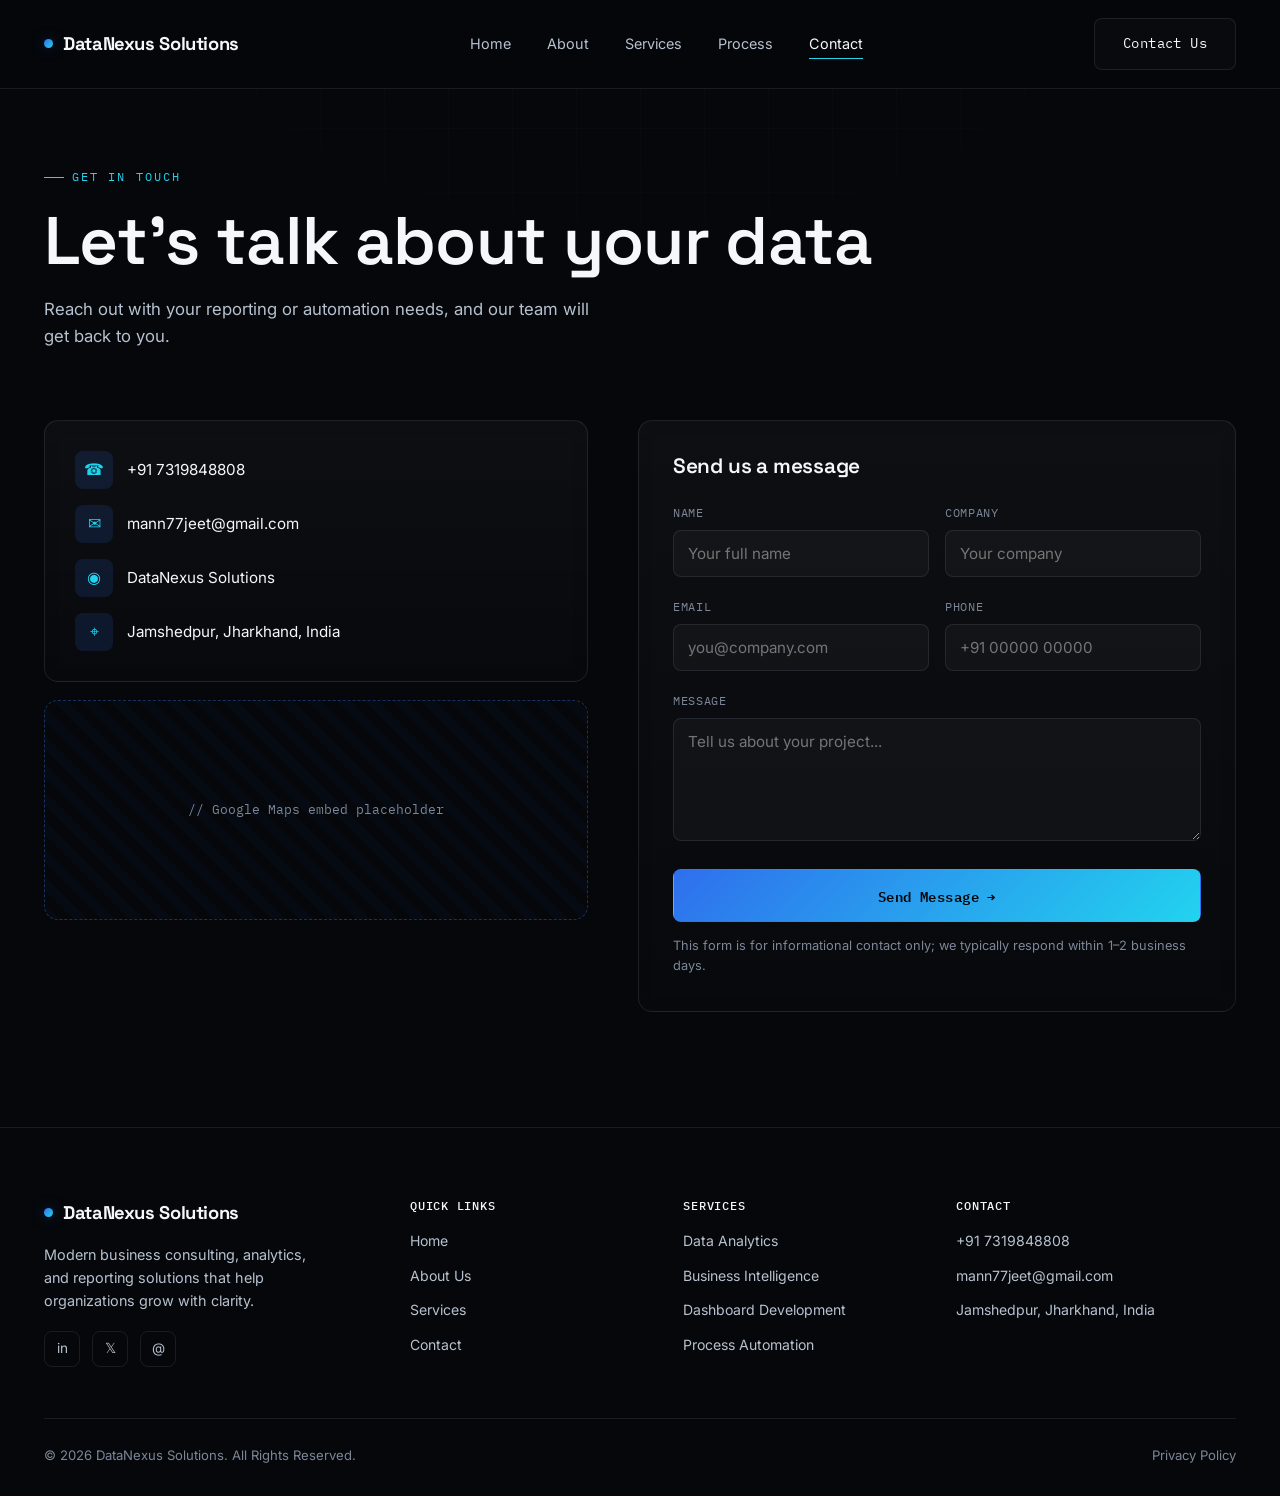
<file: contact.html>
<!DOCTYPE html>
<html lang="en">
<head>
<meta charset="UTF-8">
<meta name="viewport" content="width=device-width, initial-scale=1.0">
<title>Contact Us | DataNexus Solutions</title>
<meta name="description" content="Get in touch with DataNexus Solutions for business consulting, data analytics, and reporting services.">
<link rel="preconnect" href="https://fonts.googleapis.com">
<link rel="preconnect" href="https://fonts.gstatic.com" crossorigin>
<link href="https://fonts.googleapis.com/css2?family=Space+Grotesk:wght@500;600;700&family=Inter:wght@400;500;600&family=IBM+Plex+Mono:wght@400;500&display=swap" rel="stylesheet">
<link rel="stylesheet" href="css/style.css">
<link rel="stylesheet" href="css/animations.css">
<link rel="stylesheet" href="css/responsive.css">
</head>
<body>

<nav class="navbar">
  <div class="nav-inner">
    <a href="index.html" class="logo"><span class="dot"></span>DataNexus Solutions</a>
    <div class="nav-links">
      <a href="index.html">Home</a>
      <a href="about.html">About</a>
      <a href="services.html">Services</a>
      <a href="index.html#process">Process</a>
      <a href="contact.html">Contact</a>
    </div>
    <div class="nav-cta"><a href="contact.html" class="btn btn-ghost">Contact Us</a></div>
    <div class="nav-toggle" aria-label="Toggle menu"><span></span><span></span><span></span></div>
  </div>
</nav>

<header class="page-hero">
  <div class="container">
    <span class="eyebrow">Get In Touch</span>
    <h1>Let's talk about your data</h1>
    <p class="lead">Reach out with your reporting or automation needs, and our team will get back to you.</p>
  </div>
</header>

<section style="padding-top:0;">
  <div class="container contact-grid">
    <div data-reveal>
      <div class="glass contact-card">
        <div class="row"><span class="ic">☎</span><a href="tel:+917319848808">+91 7319848808</a></div>
        <div class="row"><span class="ic">✉</span><a href="mailto:mann77jeet@gmail.com">mann77jeet@gmail.com</a></div>
        <div class="row"><span class="ic">◉</span><span>DataNexus Solutions</span></div>
        <div class="row"><span class="ic">⌖</span><span>Jamshedpur, Jharkhand, India</span></div>
      </div>
      <div class="map-embed">// Google Maps embed placeholder</div>
    </div>

    <div class="glass form-card" data-reveal data-reveal-delay="1">
      <h3 style="margin-bottom:24px;">Send us a message</h3>
      <form id="contact-form">
        <div class="form-row">
          <div class="field"><label for="name">Name</label><input type="text" id="name" required placeholder="Your full name"></div>
          <div class="field"><label for="company">Company</label><input type="text" id="company" placeholder="Your company"></div>
        </div>
        <div class="form-row">
          <div class="field"><label for="email">Email</label><input type="email" id="email" required placeholder="you@company.com"></div>
          <div class="field"><label for="phone">Phone</label><input type="tel" id="phone" placeholder="+91 00000 00000"></div>
        </div>
        <div class="field"><label for="message">Message</label><textarea id="message" rows="5" required placeholder="Tell us about your project..."></textarea></div>
        <button type="submit" class="btn btn-primary" style="width:100%; justify-content:center;">Send Message →</button>
        <p class="form-note">This form is for informational contact only; we typically respond within 1–2 business days.</p>
        <div class="form-success">✓ Thank you — your message has been noted. We'll be in touch shortly.</div>
      </form>
    </div>
  </div>
</section>

<footer>
  <div class="container">
    <div class="footer-grid">
      <div class="footer-brand">
        <a href="index.html" class="logo"><span class="dot"></span>DataNexus Solutions</a>
        <p>Modern business consulting, analytics, and reporting solutions that help organizations grow with clarity.</p>
        <div class="social-row">
          <a href="#" aria-label="LinkedIn">in</a>
          <a href="#" aria-label="Twitter">𝕏</a>
          <a href="#" aria-label="Email">@</a>
        </div>
      </div>
      <div class="footer-col">
        <h4>Quick Links</h4>
        <ul>
          <li><a href="index.html">Home</a></li>
          <li><a href="about.html">About Us</a></li>
          <li><a href="services.html">Services</a></li>
          <li><a href="contact.html">Contact</a></li>
        </ul>
      </div>
      <div class="footer-col">
        <h4>Services</h4>
        <ul>
          <li><a href="services.html">Data Analytics</a></li>
          <li><a href="services.html">Business Intelligence</a></li>
          <li><a href="services.html">Dashboard Development</a></li>
          <li><a href="services.html">Process Automation</a></li>
        </ul>
      </div>
      <div class="footer-col">
        <h4>Contact</h4>
        <ul>
          <li>+91 7319848808</li>
          <li>mann77jeet@gmail.com</li>
          <li>Jamshedpur, Jharkhand, India</li>
        </ul>
      </div>
    </div>
    <div class="footer-bottom">
      <span>© <span data-year>2026</span> DataNexus Solutions. All Rights Reserved.</span>
      <a href="privacy.html">Privacy Policy</a>
    </div>
  </div>
</footer>

<script src="js/script.js"></script>
</body>
</html>
</file>
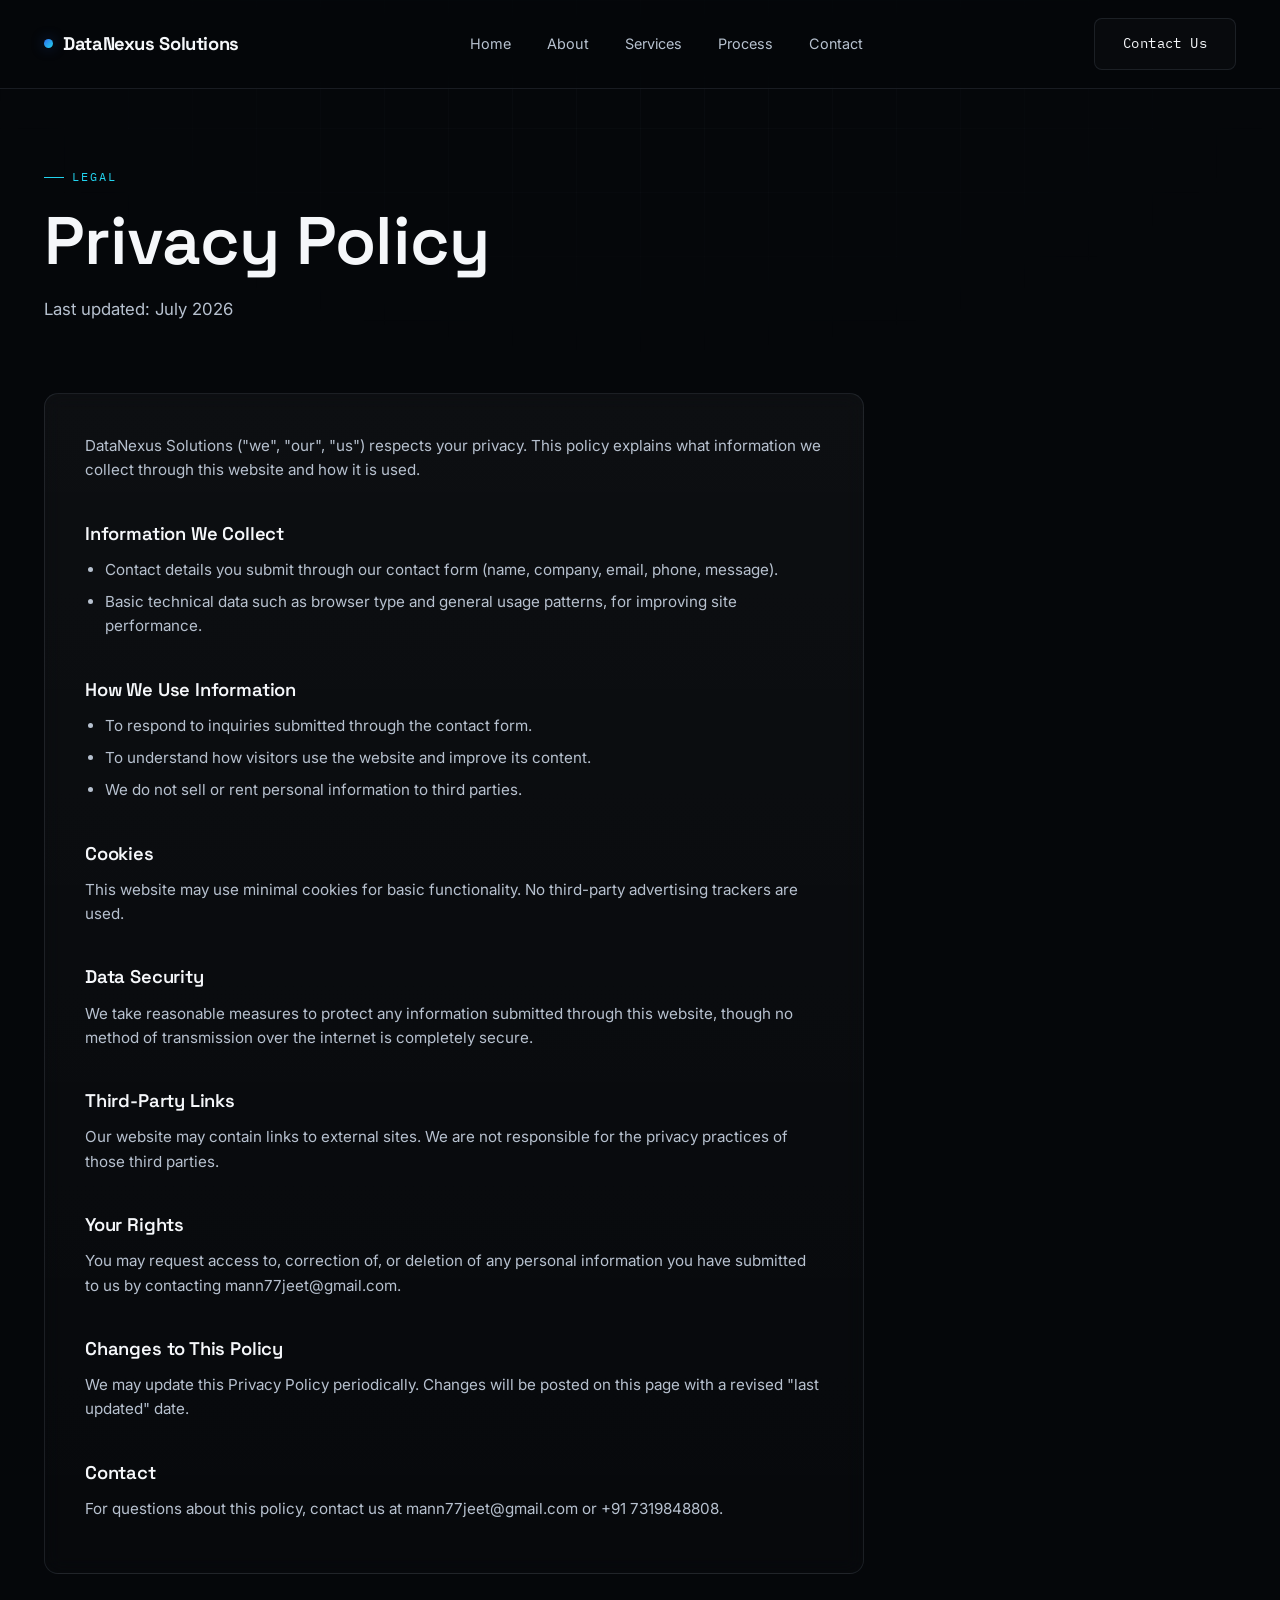
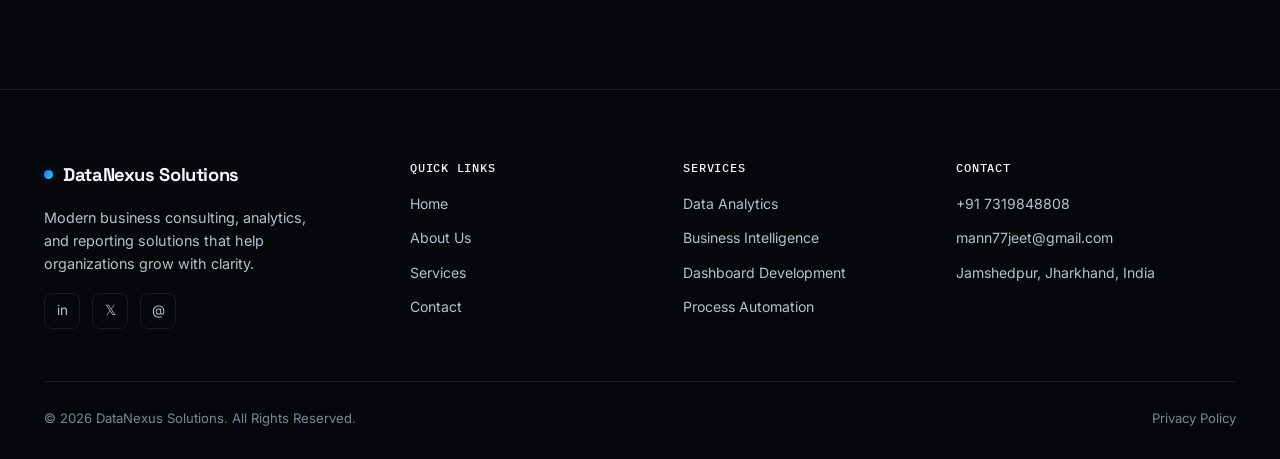
<file: privacy.html>
<!DOCTYPE html>
<html lang="en">
<head>
<meta charset="UTF-8">
<meta name="viewport" content="width=device-width, initial-scale=1.0">
<title>Privacy Policy | DataNexus Solutions</title>
<meta name="description" content="Privacy Policy for DataNexus Solutions.">
<link rel="preconnect" href="https://fonts.googleapis.com">
<link rel="preconnect" href="https://fonts.gstatic.com" crossorigin>
<link href="https://fonts.googleapis.com/css2?family=Space+Grotesk:wght@500;600;700&family=Inter:wght@400;500;600&family=IBM+Plex+Mono:wght@400;500&display=swap" rel="stylesheet">
<link rel="stylesheet" href="css/style.css">
<link rel="stylesheet" href="css/animations.css">
<link rel="stylesheet" href="css/responsive.css">
</head>
<body>

<nav class="navbar">
  <div class="nav-inner">
    <a href="index.html" class="logo"><span class="dot"></span>DataNexus Solutions</a>
    <div class="nav-links">
      <a href="index.html">Home</a>
      <a href="about.html">About</a>
      <a href="services.html">Services</a>
      <a href="index.html#process">Process</a>
      <a href="contact.html">Contact</a>
    </div>
    <div class="nav-cta"><a href="contact.html" class="btn btn-ghost">Contact Us</a></div>
    <div class="nav-toggle" aria-label="Toggle menu"><span></span><span></span><span></span></div>
  </div>
</nav>

<header class="page-hero">
  <div class="container">
    <span class="eyebrow">Legal</span>
    <h1>Privacy Policy</h1>
    <p class="lead">Last updated: July 2026</p>
  </div>
</header>

<section style="padding-top:0;">
  <div class="container">
    <div class="glass privacy-content" style="padding:40px; max-width:820px;" data-reveal>
      <p>DataNexus Solutions ("we", "our", "us") respects your privacy. This policy explains what information we collect through this website and how it is used.</p>

      <h3>Information We Collect</h3>
      <ul>
        <li>Contact details you submit through our contact form (name, company, email, phone, message).</li>
        <li>Basic technical data such as browser type and general usage patterns, for improving site performance.</li>
      </ul>

      <h3>How We Use Information</h3>
      <ul>
        <li>To respond to inquiries submitted through the contact form.</li>
        <li>To understand how visitors use the website and improve its content.</li>
        <li>We do not sell or rent personal information to third parties.</li>
      </ul>

      <h3>Cookies</h3>
      <p>This website may use minimal cookies for basic functionality. No third-party advertising trackers are used.</p>

      <h3>Data Security</h3>
      <p>We take reasonable measures to protect any information submitted through this website, though no method of transmission over the internet is completely secure.</p>

      <h3>Third-Party Links</h3>
      <p>Our website may contain links to external sites. We are not responsible for the privacy practices of those third parties.</p>

      <h3>Your Rights</h3>
      <p>You may request access to, correction of, or deletion of any personal information you have submitted to us by contacting mann77jeet@gmail.com.</p>

      <h3>Changes to This Policy</h3>
      <p>We may update this Privacy Policy periodically. Changes will be posted on this page with a revised "last updated" date.</p>

      <h3>Contact</h3>
      <p>For questions about this policy, contact us at mann77jeet@gmail.com or +91 7319848808.</p>
    </div>
  </div>
</section>

<footer>
  <div class="container">
    <div class="footer-grid">
      <div class="footer-brand">
        <a href="index.html" class="logo"><span class="dot"></span>DataNexus Solutions</a>
        <p>Modern business consulting, analytics, and reporting solutions that help organizations grow with clarity.</p>
        <div class="social-row">
          <a href="#" aria-label="LinkedIn">in</a>
          <a href="#" aria-label="Twitter">𝕏</a>
          <a href="#" aria-label="Email">@</a>
        </div>
      </div>
      <div class="footer-col">
        <h4>Quick Links</h4>
        <ul>
          <li><a href="index.html">Home</a></li>
          <li><a href="about.html">About Us</a></li>
          <li><a href="services.html">Services</a></li>
          <li><a href="contact.html">Contact</a></li>
        </ul>
      </div>
      <div class="footer-col">
        <h4>Services</h4>
        <ul>
          <li><a href="services.html">Data Analytics</a></li>
          <li><a href="services.html">Business Intelligence</a></li>
          <li><a href="services.html">Dashboard Development</a></li>
          <li><a href="services.html">Process Automation</a></li>
        </ul>
      </div>
      <div class="footer-col">
        <h4>Contact</h4>
        <ul>
          <li>+91 7319848808</li>
          <li>mann77jeet@gmail.com</li>
          <li>Jamshedpur, Jharkhand, India</li>
        </ul>
      </div>
    </div>
    <div class="footer-bottom">
      <span>© <span data-year>2026</span> DataNexus Solutions. All Rights Reserved.</span>
      <a href="privacy.html">Privacy Policy</a>
    </div>
  </div>
</footer>

<script src="js/script.js"></script>
</body>
</html>
</file>
<file: css/style.css>
/* =========================================================
   DataNexus Solutions — Design Tokens & Base Styles
   ========================================================= */

:root {
  /* Color */
  --bg-void:      #05070a;
  --bg-charcoal:  #12151c;
  --bg-charcoal-2:#181c25;
  --line:         rgba(148, 163, 184, 0.14);
  --line-bright:  rgba(59, 130, 246, 0.35);
  --accent-blue:  #2f6fed;
  --accent-cyan:  #22d3ee;
  --accent-glow:  rgba(47, 111, 237, 0.35);
  --text-hi:      #f5f7fa;
  --text-mid:     #b7c1cf;
  --text-low:     #7c8798;

  /* Type */
  --font-display: 'Space Grotesk', 'Segoe UI', sans-serif;
  --font-body:    'Inter', 'Segoe UI', sans-serif;
  --font-mono:    'IBM Plex Mono', monospace;

  /* Layout */
  --maxw: 1240px;
  --gap-section: clamp(64px, 9vw, 140px);
  --radius: 14px;
}

* { margin: 0; padding: 0; box-sizing: border-box; }

html { scroll-behavior: smooth; }

body {
  background: var(--bg-void);
  color: var(--text-mid);
  font-family: var(--font-body);
  line-height: 1.6;
  -webkit-font-smoothing: antialiased;
  overflow-x: hidden;
}

/* Background data-grid texture — the signature ambient element */
body::before {
  content: "";
  position: fixed;
  inset: 0;
  z-index: 0;
  pointer-events: none;
  background-image:
    linear-gradient(var(--line) 1px, transparent 1px),
    linear-gradient(90deg, var(--line) 1px, transparent 1px);
  background-size: 64px 64px;
  mask-image: radial-gradient(ellipse 80% 60% at 50% 0%, #000 0%, transparent 70%);
  opacity: 0.35;
}

img { max-width: 100%; display: block; }
a { color: inherit; text-decoration: none; }
ul { list-style: none; }

.container {
  max-width: var(--maxw);
  margin: 0 auto;
  padding: 0 24px;
  position: relative;
  z-index: 1;
}

.eyebrow {
  font-family: var(--font-mono);
  font-size: 0.72rem;
  letter-spacing: 0.18em;
  text-transform: uppercase;
  color: var(--accent-cyan);
  display: inline-flex;
  align-items: center;
  gap: 8px;
  margin-bottom: 18px;
}
.eyebrow::before {
  content: "";
  width: 20px;
  height: 1px;
  background: var(--accent-cyan);
}

h1, h2, h3, h4 {
  font-family: var(--font-display);
  color: var(--text-hi);
  font-weight: 600;
  line-height: 1.15;
  letter-spacing: -0.01em;
}

h1 { font-size: clamp(2.4rem, 5.6vw, 4.2rem); }
h2 { font-size: clamp(1.9rem, 3.4vw, 2.6rem); }
h3 { font-size: 1.3rem; }

.section-head { max-width: 640px; margin-bottom: 56px; }
.section-head p { margin-top: 14px; font-size: 1.05rem; color: var(--text-mid); }

section { position: relative; z-index: 1; padding: var(--gap-section) 0; }
.section-alt { background: linear-gradient(180deg, var(--bg-charcoal) 0%, var(--bg-void) 100%); }

/* ---------- Buttons ---------- */
.btn {
  font-family: var(--font-mono);
  font-size: 0.85rem;
  letter-spacing: 0.03em;
  padding: 14px 28px;
  border-radius: 8px;
  display: inline-flex;
  align-items: center;
  gap: 10px;
  cursor: pointer;
  border: 1px solid transparent;
  transition: transform 0.25s ease, box-shadow 0.25s ease, background 0.25s ease;
}
.btn-primary {
  background: linear-gradient(135deg, var(--accent-blue), var(--accent-cyan));
  color: #05070a;
  font-weight: 600;
}
.btn-primary:hover { transform: translateY(-2px); box-shadow: 0 10px 30px var(--accent-glow); }
.btn-ghost {
  border-color: var(--line);
  color: var(--text-hi);
  background: rgba(255,255,255,0.02);
}
.btn-ghost:hover { border-color: var(--line-bright); background: rgba(47,111,237,0.08); }

/* ---------- Nav ---------- */
.navbar {
  position: fixed;
  top: 0; left: 0; right: 0;
  z-index: 100;
  backdrop-filter: blur(14px);
  background: rgba(5,7,10,0.72);
  border-bottom: 1px solid var(--line);
  transition: border-color 0.3s ease;
}
.navbar.scrolled { border-color: var(--line-bright); }
.nav-inner {
  max-width: var(--maxw);
  margin: 0 auto;
  padding: 18px 24px;
  display: flex;
  align-items: center;
  justify-content: space-between;
}
.logo {
  font-family: var(--font-display);
  font-size: 1.15rem;
  font-weight: 700;
  color: var(--text-hi);
  display: flex;
  align-items: center;
  gap: 10px;
  letter-spacing: -0.02em;
}
.logo .dot {
  width: 9px; height: 9px; border-radius: 50%;
  background: linear-gradient(135deg, var(--accent-blue), var(--accent-cyan));
  box-shadow: 0 0 14px var(--accent-glow);
  animation: pulseDot 2.4s ease-in-out infinite;
}
.nav-links { display: flex; gap: 36px; }
.nav-links a {
  font-size: 0.9rem; color: var(--text-mid);
  position: relative; padding: 4px 0;
  transition: color 0.2s ease;
}
.nav-links a::after {
  content: ""; position: absolute; left: 0; bottom: 0;
  width: 0; height: 1px; background: var(--accent-cyan);
  transition: width 0.25s ease;
}
.nav-links a:hover, .nav-links a.active { color: var(--text-hi); }
.nav-links a:hover::after, .nav-links a.active::after { width: 100%; }
.nav-cta { display: flex; align-items: center; gap: 20px; }
.nav-toggle { display: none; flex-direction: column; gap: 5px; cursor: pointer; }
.nav-toggle span { width: 22px; height: 2px; background: var(--text-hi); }

/* ---------- Hero ---------- */
.hero {
  padding: 180px 0 120px;
  position: relative;
  overflow: hidden;
}
.hero-grid {
  display: grid;
  grid-template-columns: 1.1fr 0.9fr;
  gap: 60px;
  align-items: center;
}
.hero h1 { margin-bottom: 22px; }
.hero .lead { font-size: 1.1rem; max-width: 520px; margin-bottom: 36px; }
.hero-actions { display: flex; gap: 16px; flex-wrap: wrap; }

.hero-visual {
  position: relative;
  border-radius: var(--radius);
  overflow: hidden;
  border: 1px solid var(--line);
  box-shadow: 0 30px 80px rgba(0,0,0,0.55);
}
.hero-visual img { width: 100%; height: 460px; object-fit: cover; filter: saturate(0.85) brightness(0.75); }
.hero-visual::after {
  content: "";
  position: absolute; inset: 0;
  background: linear-gradient(160deg, rgba(47,111,237,0.28), rgba(5,7,10,0.55) 70%);
}
.hero-visual .tag {
  position: absolute; z-index: 2; bottom: 18px; left: 18px;
  font-family: var(--font-mono); font-size: 0.72rem;
  background: rgba(5,7,10,0.7); border: 1px solid var(--line-bright);
  padding: 8px 12px; border-radius: 6px; color: var(--accent-cyan);
}

.hero-stats {
  display: flex; gap: 40px; margin-top: 56px;
  padding-top: 32px; border-top: 1px solid var(--line);
}
.stat .num {
  font-family: var(--font-mono); font-size: 1.8rem; font-weight: 600;
  color: var(--text-hi);
}
.stat .label { font-size: 0.8rem; color: var(--text-low); margin-top: 4px; }

/* ---------- Glass cards ---------- */
.glass {
  background: linear-gradient(180deg, rgba(255,255,255,0.035), rgba(255,255,255,0.01));
  border: 1px solid var(--line);
  border-radius: var(--radius);
  backdrop-filter: blur(10px);
  transition: transform 0.3s ease, border-color 0.3s ease, box-shadow 0.3s ease;
}
.glass:hover {
  transform: translateY(-6px);
  border-color: var(--line-bright);
  box-shadow: 0 20px 50px rgba(0,0,0,0.4);
}

/* ---------- Services grid ---------- */
.service-grid {
  display: grid;
  grid-template-columns: repeat(3, 1fr);
  gap: 22px;
}
.service-card { padding: 30px 26px; }
.service-card .icon {
  width: 44px; height: 44px; border-radius: 10px;
  display: flex; align-items: center; justify-content: center;
  background: linear-gradient(135deg, rgba(47,111,237,0.18), rgba(34,211,238,0.1));
  border: 1px solid var(--line-bright);
  margin-bottom: 20px; font-size: 1.2rem; color: var(--accent-cyan);
}
.service-card h3 { margin-bottom: 10px; font-size: 1.08rem; }
.service-card p { font-size: 0.92rem; color: var(--text-low); }

/* ---------- About ---------- */
.about-grid {
  display: grid;
  grid-template-columns: 0.9fr 1.1fr;
  gap: 60px;
  align-items: center;
}
.about-media img {
  border-radius: var(--radius);
  border: 1px solid var(--line);
  height: 420px; width: 100%; object-fit: cover;
  filter: saturate(0.85) brightness(0.8);
}
.value-list { display: grid; grid-template-columns: 1fr 1fr; gap: 16px; margin-top: 28px; }
.value-list li {
  font-family: var(--font-mono); font-size: 0.82rem; color: var(--text-mid);
  padding: 12px 14px; border: 1px solid var(--line); border-radius: 8px;
  display: flex; align-items: center; gap: 10px;
}
.value-list li::before { content: "▹"; color: var(--accent-cyan); }

.mv-grid { display: grid; grid-template-columns: 1fr 1fr; gap: 22px; margin-top: 40px; }
.mv-card { padding: 26px; }
.mv-card h4 { font-size: 0.95rem; color: var(--accent-cyan); margin-bottom: 10px; font-family: var(--font-mono); text-transform: uppercase; letter-spacing: 0.06em; font-weight: 500; }

/* ---------- Why choose us ---------- */
.reason-grid {
  display: grid; grid-template-columns: repeat(4, 1fr); gap: 20px;
}
.reason-card { padding: 26px 22px; text-align: left; }
.reason-card .n {
  font-family: var(--font-mono); color: var(--accent-cyan); font-size: 0.78rem;
  margin-bottom: 14px; display: block;
}

/* ---------- Process timeline ---------- */
.timeline { position: relative; margin-top: 20px; }
.timeline::before {
  content: ""; position: absolute; left: 24px; top: 0; bottom: 0;
  width: 1px; background: linear-gradient(var(--accent-blue), transparent);
}
.tl-item {
  position: relative; padding-left: 68px; margin-bottom: 38px;
}
.tl-item .idx {
  position: absolute; left: 0; top: 0;
  width: 48px; height: 48px; border-radius: 50%;
  border: 1px solid var(--line-bright);
  display: flex; align-items: center; justify-content: center;
  font-family: var(--font-mono); font-size: 0.85rem; color: var(--accent-cyan);
  background: var(--bg-charcoal);
}
.tl-item h3 { margin-bottom: 6px; font-size: 1.05rem; }
.tl-item p { font-size: 0.9rem; color: var(--text-low); max-width: 520px; }

/* ---------- Contact ---------- */
.contact-grid { display: grid; grid-template-columns: 1fr 1.1fr; gap: 50px; }
.contact-card { padding: 30px; margin-bottom: 18px; }
.contact-card .row { display: flex; align-items: center; gap: 14px; margin-bottom: 16px; }
.contact-card .row:last-child { margin-bottom: 0; }
.contact-card .row .ic {
  width: 38px; height: 38px; border-radius: 8px;
  display: flex; align-items: center; justify-content: center;
  background: rgba(47,111,237,0.14); color: var(--accent-cyan); font-size: 1rem;
  flex-shrink: 0;
}
.contact-card .row a, .contact-card .row span { color: var(--text-hi); font-size: 0.95rem; }

.map-embed {
  height: 220px; border-radius: var(--radius); border: 1px dashed var(--line-bright);
  display: flex; align-items: center; justify-content: center;
  font-family: var(--font-mono); font-size: 0.8rem; color: var(--text-low);
  background: repeating-linear-gradient(45deg, rgba(47,111,237,0.04) 0 10px, transparent 10px 20px);
}

.form-card { padding: 34px; }
.field { margin-bottom: 20px; }
.field label {
  font-family: var(--font-mono); font-size: 0.75rem; text-transform: uppercase;
  letter-spacing: 0.06em; color: var(--text-low); display: block; margin-bottom: 8px;
}
.field input, .field textarea {
  width: 100%; padding: 13px 14px; border-radius: 8px;
  background: rgba(255,255,255,0.03); border: 1px solid var(--line);
  color: var(--text-hi); font-family: var(--font-body); font-size: 0.95rem;
  transition: border-color 0.25s ease, background 0.25s ease;
}
.field input:focus, .field textarea:focus {
  outline: none; border-color: var(--accent-cyan);
  background: rgba(34,211,238,0.04);
}
.form-row { display: grid; grid-template-columns: 1fr 1fr; gap: 16px; }
.form-note { font-size: 0.8rem; color: var(--text-low); margin-top: 14px; }
.form-success {
  display: none; padding: 14px 16px; border-radius: 8px;
  border: 1px solid rgba(34,211,238,0.4); background: rgba(34,211,238,0.08);
  color: var(--accent-cyan); font-size: 0.88rem; margin-top: 16px; font-family: var(--font-mono);
}

/* ---------- CTA band ---------- */
.cta-band {
  border-radius: 20px;
  padding: 56px;
  text-align: center;
  background: linear-gradient(135deg, rgba(47,111,237,0.14), rgba(34,211,238,0.06));
  border: 1px solid var(--line-bright);
  position: relative; overflow: hidden;
}
.cta-band h2 { margin-bottom: 14px; }
.cta-band p { max-width: 480px; margin: 0 auto 30px; }

/* ---------- Footer ---------- */
footer {
  border-top: 1px solid var(--line);
  padding: 70px 0 30px;
  position: relative; z-index: 1;
}
.footer-grid {
  display: grid;
  grid-template-columns: 1.4fr 1fr 1fr 1.2fr;
  gap: 40px;
  margin-bottom: 50px;
}
.footer-brand p { margin-top: 16px; font-size: 0.9rem; max-width: 280px; }
.footer-col h4 {
  font-family: var(--font-mono); font-size: 0.78rem; text-transform: uppercase;
  letter-spacing: 0.06em; color: var(--text-hi); margin-bottom: 18px; font-weight: 500;
}
.footer-col li { margin-bottom: 12px; font-size: 0.88rem; }
.footer-col a:hover { color: var(--accent-cyan); }
.social-row { display: flex; gap: 12px; margin-top: 18px; }
.social-row a {
  width: 36px; height: 36px; border-radius: 8px; border: 1px solid var(--line);
  display: flex; align-items: center; justify-content: center; font-size: 0.85rem;
  transition: border-color 0.2s ease, color 0.2s ease;
}
.social-row a:hover { border-color: var(--accent-cyan); color: var(--accent-cyan); }
.footer-bottom {
  display: flex; justify-content: space-between; align-items: center;
  padding-top: 26px; border-top: 1px solid var(--line);
  font-size: 0.82rem; color: var(--text-low); flex-wrap: wrap; gap: 12px;
}
.footer-bottom a:hover { color: var(--accent-cyan); }

/* ---------- Page hero (inner pages) ---------- */
.page-hero { padding: 160px 0 70px; }
.page-hero .eyebrow { margin-bottom: 16px; }
.page-hero p.lead { max-width: 560px; font-size: 1.05rem; margin-top: 16px; }

.privacy-content h3 { margin-top: 40px; margin-bottom: 14px; font-size: 1.15rem; }
.privacy-content p, .privacy-content li { font-size: 0.95rem; color: var(--text-mid); margin-bottom: 12px; }
.privacy-content ul { padding-left: 20px; list-style: disc; }
.privacy-content li { margin-bottom: 8px; }

@keyframes pulseDot {
  0%, 100% { opacity: 1; transform: scale(1); }
  50% { opacity: 0.5; transform: scale(1.3); }
}
</file>
<file: css/animations.css>
/* =========================================================
   DataNexus Solutions — Animations
   ========================================================= */

[data-reveal] {
  opacity: 0;
  transform: translateY(24px);
  transition: opacity 0.7s cubic-bezier(.2,.7,.3,1), transform 0.7s cubic-bezier(.2,.7,.3,1);
}
[data-reveal].in-view {
  opacity: 1;
  transform: translateY(0);
}
[data-reveal-delay="1"] { transition-delay: 0.08s; }
[data-reveal-delay="2"] { transition-delay: 0.16s; }
[data-reveal-delay="3"] { transition-delay: 0.24s; }
[data-reveal-delay="4"] { transition-delay: 0.32s; }

/* Hero entrance */
.hero h1, .hero .eyebrow, .hero .lead, .hero-actions, .hero-stats {
  animation: fadeUp 0.8s cubic-bezier(.2,.7,.3,1) both;
}
.hero .eyebrow { animation-delay: 0s; }
.hero h1 { animation-delay: 0.08s; }
.hero .lead { animation-delay: 0.16s; }
.hero-actions { animation-delay: 0.24s; }
.hero-stats { animation-delay: 0.34s; }
.hero-visual { animation: fadeScale 0.9s cubic-bezier(.2,.7,.3,1) 0.2s both; }

@keyframes fadeUp {
  from { opacity: 0; transform: translateY(18px); }
  to { opacity: 1; transform: translateY(0); }
}
@keyframes fadeScale {
  from { opacity: 0; transform: scale(0.97); }
  to { opacity: 1; transform: scale(1); }
}

.stat .num[data-count] { font-variant-numeric: tabular-nums; }

.tl-item.in-view .idx {
  box-shadow: 0 0 0 6px rgba(34,211,238,0.08);
}

@keyframes gridDrift {
  from { background-position: 0 0, 0 0; }
  to { background-position: 64px 64px, 64px 64px; }
}
body::before { animation: gridDrift 40s linear infinite; }
</file>
<file: css/responsive.css>
/* =========================================================
   DataNexus Solutions — Responsive Rules
   ========================================================= */

@media (max-width: 1024px) {
  .service-grid { grid-template-columns: repeat(2, 1fr); }
  .reason-grid { grid-template-columns: repeat(2, 1fr); }
  .footer-grid { grid-template-columns: 1fr 1fr; row-gap: 40px; }
}

@media (max-width: 860px) {
  .hero-grid, .about-grid, .contact-grid {
    grid-template-columns: 1fr;
  }
  .hero { padding: 150px 0 80px; }
  .hero-visual img { height: 320px; }
  .about-media img { height: 300px; }
  .hero-stats { gap: 28px; flex-wrap: wrap; }
}

@media (max-width: 720px) {
  .nav-links, .nav-cta .btn-ghost { display: none; }
  .nav-toggle { display: flex; }
  .nav-links.open {
    display: flex; position: absolute; top: 100%; left: 0; right: 0;
    flex-direction: column; background: rgba(5,7,10,0.97);
    padding: 24px; gap: 20px; border-bottom: 1px solid var(--line-bright);
  }
  .service-grid, .reason-grid, .mv-grid, .value-list, .form-row { grid-template-columns: 1fr; }
  .footer-grid { grid-template-columns: 1fr; }
  .footer-bottom { flex-direction: column; align-items: flex-start; }
  .cta-band { padding: 40px 24px; }
  h1 { font-size: clamp(2rem, 9vw, 2.8rem); }
}

@media (max-width: 480px) {
  .container { padding: 0 18px; }
  .hero { padding: 130px 0 60px; }
  section { padding: 56px 0; }
  .hero-stats { gap: 20px; }
  .stat .num { font-size: 1.4rem; }
}

/* Respect reduced motion preference */
@media (prefers-reduced-motion: reduce) {
  html { scroll-behavior: auto; }
  * { animation-duration: 0.001ms !important; animation-iteration-count: 1 !important; transition-duration: 0.001ms !important; }
}
</file>
